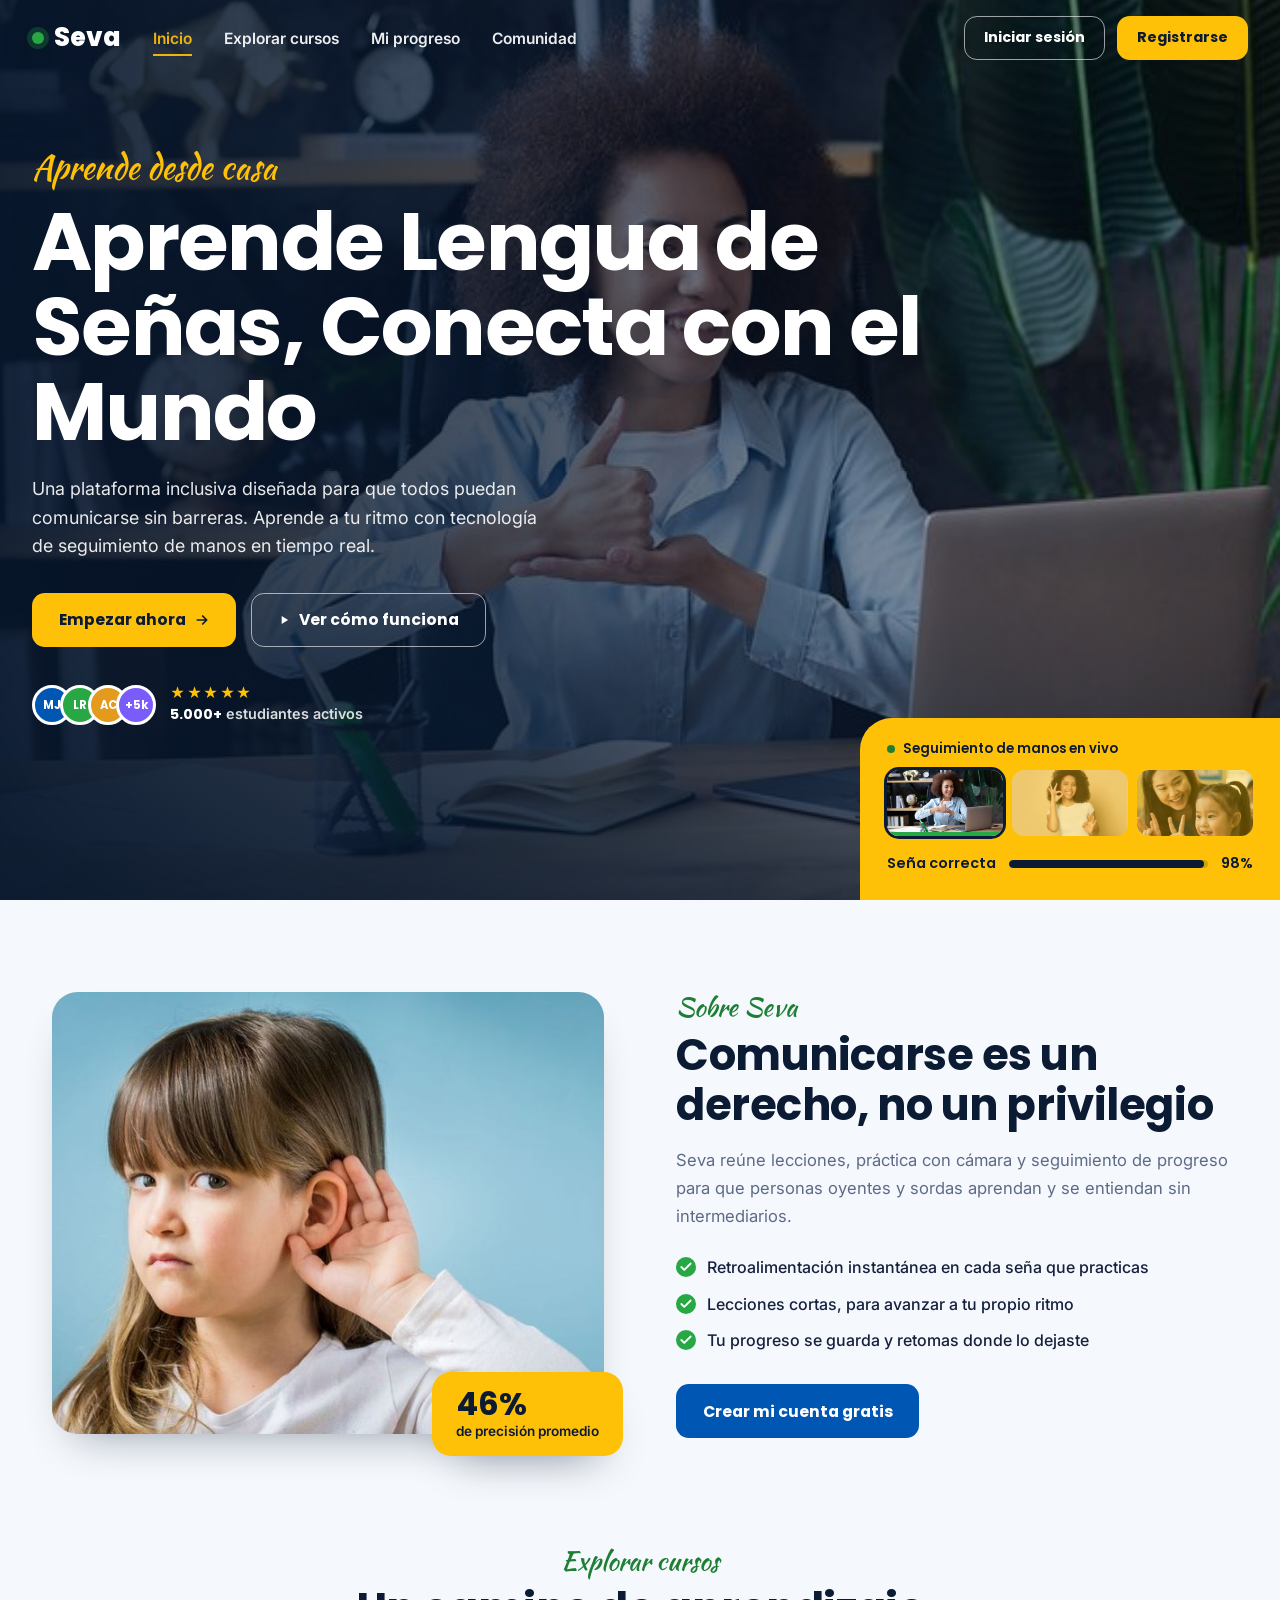
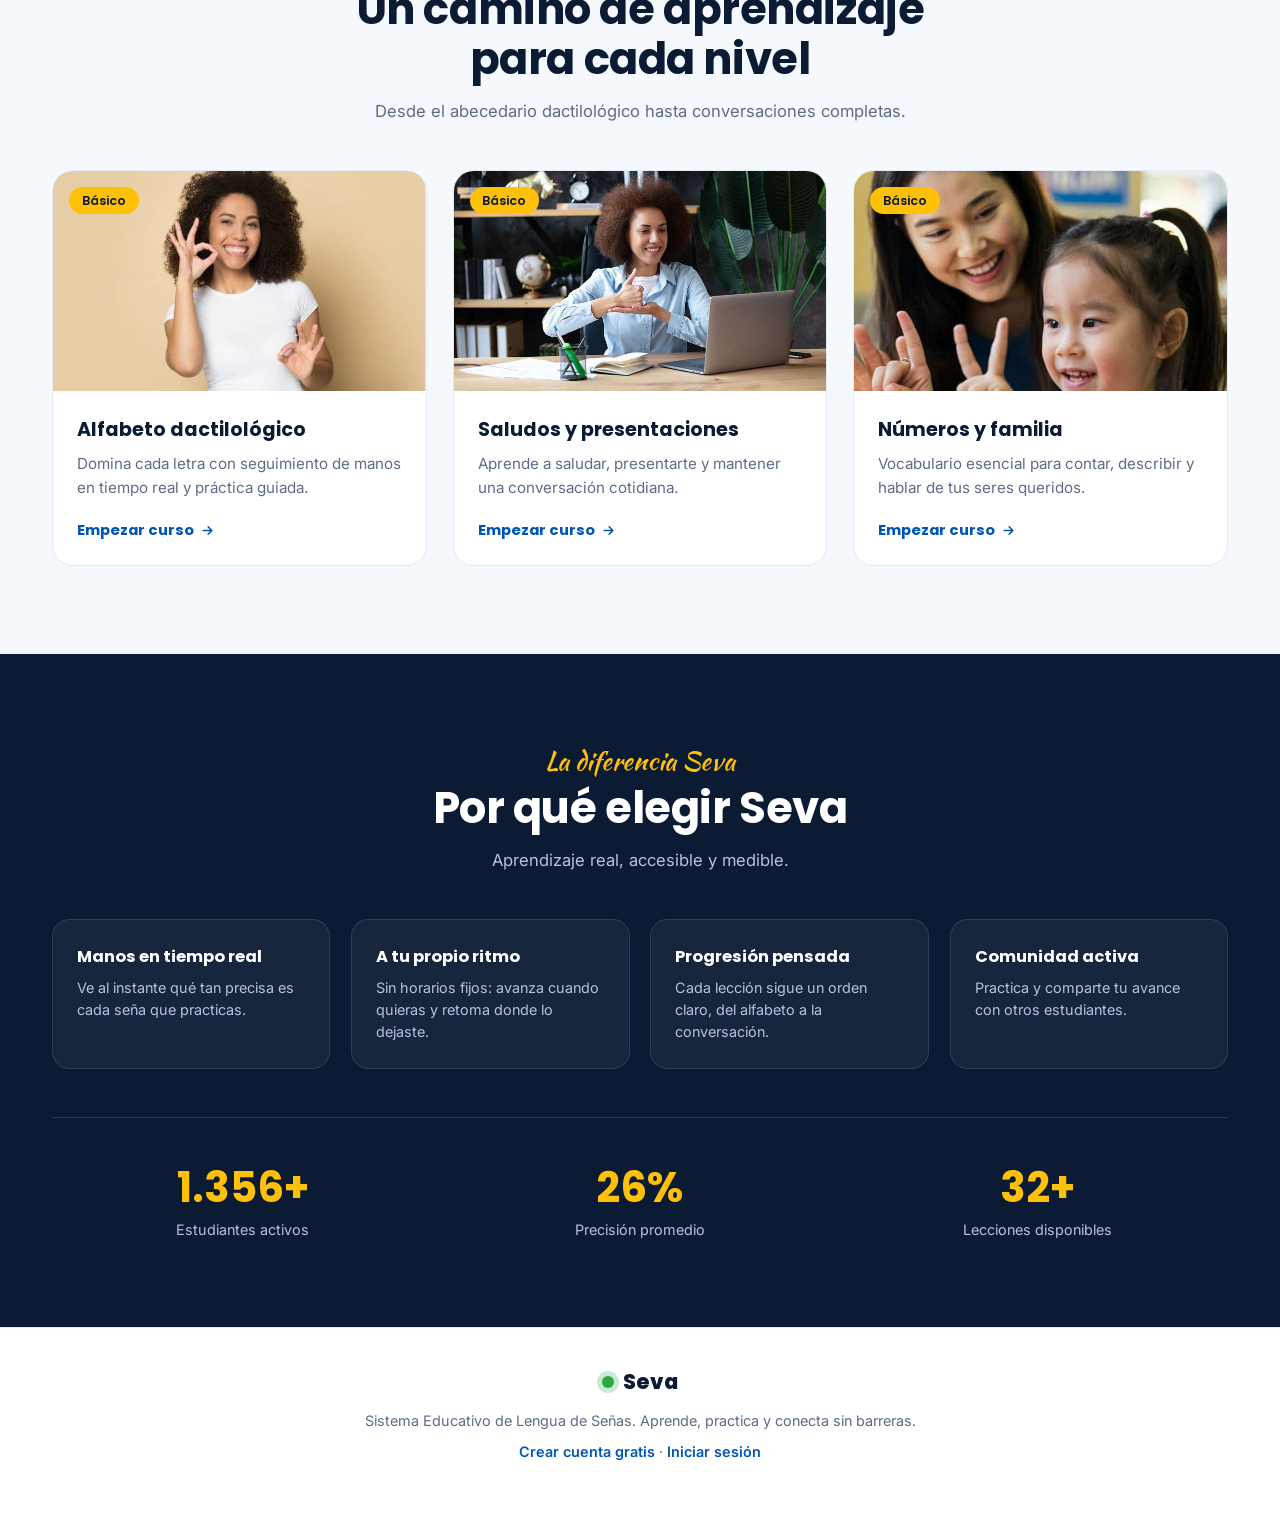
<file: public/index.html>
<!DOCTYPE html>
<html lang="es">
<head>
<meta charset="UTF-8">
<meta name="viewport" content="width=device-width, initial-scale=1.0">
<title>SEVA · Aprende Lengua de Señas, Conecta con el Mundo</title>
<link rel="preconnect" href="https://fonts.googleapis.com">
<link rel="preconnect" href="https://fonts.gstatic.com" crossorigin>
<link href="https://fonts.googleapis.com/css2?family=Poppins:wght@500;600;700;800&family=Inter:wght@400;500;600;700&family=Kaushan+Script&display=swap" rel="stylesheet">
<style>
:root{
    --azul:#0056b3; --verde:#28a745; --verde-osc:#1e7e34;
    --ink:#0B1B33; --bg:#F5F8FC; --linea:#E4E9F4; --muted:#5E6B88;
    --oro:#FFC107; --sombra:0 22px 45px -24px rgba(11,27,51,.45);
}
*{box-sizing:border-box}
html{scroll-behavior:smooth}
body{margin:0;font-family:'Inter',sans-serif;color:#16213E;background:var(--bg)}
h1,h2,h3{font-family:'Poppins',sans-serif;margin:0;color:var(--ink)}
a{color:inherit}
:focus-visible{outline:3px solid var(--oro);outline-offset:2px}
.skip{position:absolute;left:1rem;top:-3rem;background:var(--azul);color:#fff;padding:.6rem 1rem;border-radius:.5rem;z-index:200;text-decoration:none;font-weight:600}
.skip:focus{top:1rem}

/* ---------- botones ---------- */
.btn{display:inline-flex;align-items:center;justify-content:center;gap:.5rem;font:700 .98rem 'Poppins',sans-serif;padding:.9rem 1.6rem;border-radius:.8rem;border:1.5px solid transparent;cursor:pointer;text-decoration:none;transition:transform .12s,background .15s,box-shadow .15s}
.btn:active{transform:translateY(1px)}
.btn-oro{background:var(--oro);color:var(--ink)}
.btn-oro:hover{background:#ffcd38;box-shadow:0 12px 26px -12px rgba(255,193,7,.9)}
.btn-borde{border-color:rgba(255,255,255,.6);color:#fff;background:transparent}
.btn-borde:hover{background:rgba(255,255,255,.14);border-color:#fff}
.btn-azul{background:var(--azul);color:#fff}
.btn-azul:hover{background:#00478f}
.btn-verde{background:var(--verde);color:#fff}
.btn-verde:hover{background:#218838}

/* ---------- navegación superior ---------- */
.top{position:fixed;inset:0 0 auto;z-index:60;transition:background .25s,box-shadow .25s}
.top.solido{background:rgba(11,27,51,.94);backdrop-filter:blur(8px);box-shadow:0 8px 30px -18px #000}
.top-in{max-width:1320px;margin:auto;display:flex;align-items:center;gap:2rem;padding:1rem 2rem}
.logo{display:flex;align-items:center;gap:.6rem;font:800 1.6rem 'Poppins',sans-serif;color:#fff;text-decoration:none}
.logo i{width:12px;height:12px;border-radius:50%;background:var(--verde);box-shadow:0 0 0 5px rgba(40,167,69,.25)}
.nav ul{display:flex;gap:2rem;list-style:none;margin:0;padding:0}
.nav a{color:#fff;text-decoration:none;font-weight:600;font-size:.97rem;opacity:.92;padding:.4rem 0;border-bottom:2px solid transparent;transition:color .15s,border-color .15s}
.nav a:hover,.nav a.activo{color:var(--oro);border-color:var(--oro)}
.acciones{margin-left:auto;display:flex;align-items:center;gap:.7rem}
.acciones .btn{padding:.65rem 1.2rem;font-size:.9rem}
.burger{display:none;width:44px;height:44px;border-radius:.6rem;border:1.5px solid rgba(255,255,255,.5);background:transparent;color:#fff;cursor:pointer;align-items:center;justify-content:center}

/* ---------- hero ---------- */
.hero{position:relative;min-height:max(660px,100svh);display:flex;align-items:center;color:#fff;overflow:hidden;background:var(--ink)}
.slide{position:absolute;inset:0;opacity:0;transition:opacity 1.1s ease}
.slide.activo{opacity:1}
.slide img{width:100%;height:100%;object-fit:cover;transform:scale(1.03)}
.slide.activo img{animation:zoom 9s ease-out forwards}
@keyframes zoom{to{transform:scale(1.12)}}
.hero::after{content:"";position:absolute;inset:0;z-index:1;background:linear-gradient(90deg,rgba(7,22,44,.93) 0%,rgba(7,22,44,.72) 42%,rgba(7,22,44,.18) 100%),linear-gradient(0deg,rgba(7,22,44,.65) 0%,transparent 35%)}
.hero-in{position:relative;z-index:2;max-width:1320px;margin:auto;width:100%;padding:8rem 2rem 10rem}
.script{font:400 clamp(1.5rem,2.6vw,2.1rem) 'Kaushan Script',cursive;color:var(--oro);margin:0 0 .5rem;min-height:1.4em}
.script.cambia{animation:sube .6s ease}
@keyframes sube{from{opacity:0;transform:translateY(8px)}to{opacity:1;transform:none}}
.hero h1{color:#fff;font-weight:700;font-size:clamp(2.6rem,6.4vw,5.2rem);line-height:1.04;letter-spacing:-.02em;max-width:11.5em;margin-bottom:1.3rem}
.hero .desc{max-width:530px;font-size:1.12rem;line-height:1.6;color:rgba(255,255,255,.9);margin:0 0 2rem}
.cta{display:flex;flex-wrap:wrap;gap:.9rem;margin-bottom:2.4rem}
.prueba{display:flex;align-items:center;gap:.9rem}
.avatares{display:flex}
.avatares span{width:40px;height:40px;border-radius:50%;border:3px solid #fff;margin-left:-12px;display:flex;align-items:center;justify-content:center;font:700 .72rem 'Poppins',sans-serif;color:#fff}
.avatares span:first-child{margin-left:0;background:var(--azul)}
.avatares span:nth-child(2){background:var(--verde)}
.avatares span:nth-child(3){background:#E39A1D}
.avatares span:nth-child(4){background:#7A5CFA}
.estrellas{color:var(--oro);letter-spacing:.1em;font-size:.9rem;line-height:1;margin-bottom:.25rem}
.prueba p{margin:0;font-size:.9rem;font-weight:600;color:rgba(255,255,255,.85)}
.prueba b{font-family:'Poppins',sans-serif;color:#fff}

/* panel amarillo inferior (miniaturas + precisión en vivo) */
.panel{position:absolute;right:0;bottom:0;z-index:3;width:min(420px,100%);background:var(--oro);color:var(--ink);border-radius:2rem 0 0 0;padding:1.3rem 1.7rem 1.6rem}
.panel h2{font-size:.82rem;font-weight:600;margin:0 0 .7rem;display:flex;align-items:center;gap:.5rem}
.panel h2 i{width:8px;height:8px;border-radius:50%;background:var(--verde-osc);animation:late 1.6s ease-in-out infinite}
@keyframes late{50%{transform:scale(1.5);opacity:.5}}
.minis{display:flex;gap:.6rem;margin-bottom:1.1rem}
.mini{flex:1;position:relative;height:66px;padding:0;border:0;border-radius:.75rem;overflow:hidden;cursor:pointer;opacity:.65;transition:opacity .2s,transform .2s}
.mini:hover{opacity:1;transform:translateY(-2px)}
.mini.activo{opacity:1;box-shadow:0 0 0 3px var(--ink)}
.mini img{width:100%;height:100%;object-fit:cover;display:block}
.mini i{position:absolute;left:0;bottom:0;height:4px;width:0;background:var(--verde)}
.mini.activo i{animation:prog 6s linear forwards}
@keyframes prog{to{width:100%}}
.precision{display:flex;align-items:center;gap:.8rem;font:600 .9rem 'Poppins',sans-serif}
.barra{flex:1;height:8px;border-radius:1rem;background:rgba(11,27,51,.18);overflow:hidden}
.barra div{height:100%;width:98%;background:var(--ink);border-radius:1rem;transition:width .5s ease}

/* ---------- secciones ---------- */
.sec{max-width:1240px;margin:auto;padding:5.5rem 2rem}
.etq{font:400 1.6rem 'Kaushan Script',cursive;color:var(--verde-osc);margin:0 0 .3rem}
.sec h2{font-size:clamp(1.9rem,3.4vw,2.8rem);font-weight:700;line-height:1.15;letter-spacing:-.01em}
.sec .lead{color:var(--muted);line-height:1.7;font-size:1.04rem;max-width:560px}

.nosotros{display:grid;grid-template-columns:1fr 1fr;gap:4.5rem;align-items:center}
.foto-nos{position:relative}
.foto-nos img{width:100%;aspect-ratio:4/3.2;object-fit:cover;border-radius:1.6rem;display:block;box-shadow:var(--sombra)}
.insignia{position:absolute;right:-1.2rem;bottom:-1.4rem;background:var(--oro);color:var(--ink);border-radius:1.2rem;padding:1rem 1.5rem;box-shadow:var(--sombra)}
.insignia strong{display:block;font:700 2rem 'Poppins',sans-serif;line-height:1}
.insignia span{font-size:.85rem;font-weight:600}
.checks{list-style:none;padding:0;margin:1.5rem 0 2rem;display:grid;gap:.8rem}
.checks li{display:flex;gap:.7rem;align-items:flex-start;font-weight:500;line-height:1.5}
.checks svg{flex-shrink:0;margin-top:2px;color:#fff;background:var(--verde);border-radius:50%;padding:3px}

.cab{text-align:center;max-width:640px;margin:0 auto 2.8rem}
.cab .lead{margin:.8rem auto 0}
.rejilla{display:grid;grid-template-columns:repeat(3,1fr);gap:1.6rem}
.curso{background:#fff;border:1px solid var(--linea);border-radius:1.3rem;overflow:hidden;display:flex;flex-direction:column;transition:transform .2s,box-shadow .2s}
.curso:hover{transform:translateY(-6px);box-shadow:var(--sombra)}
.curso .foto{position:relative;height:220px;overflow:hidden}
.curso .foto img{width:100%;height:100%;object-fit:cover;transition:transform .6s ease}
.curso:hover .foto img{transform:scale(1.08)}
.curso .nivel{position:absolute;left:1rem;top:1rem;background:var(--oro);color:var(--ink);font:600 .78rem 'Poppins',sans-serif;padding:.3rem .8rem;border-radius:2rem}
.curso .cuerpo{padding:1.5rem;display:flex;flex-direction:column;flex:1}
.curso h3{font-size:1.2rem;margin-bottom:.5rem}
.curso p{color:var(--muted);line-height:1.6;font-size:.95rem;margin:0 0 1.2rem;flex:1}
.curso a{display:inline-flex;align-items:center;gap:.4rem;font:700 .92rem 'Poppins',sans-serif;color:var(--azul);text-decoration:none}
.curso a svg{transition:transform .2s}
.curso:hover a svg{transform:translateX(5px)}

.porque{background:var(--ink);color:#EAF0FF}
.porque h2{color:#fff}
.porque .etq{color:var(--oro)}
.porque .lead{color:#B7C2E0}
.feat{display:grid;grid-template-columns:repeat(4,1fr);gap:1.3rem}
.feat div{background:rgba(255,255,255,.05);border:1px solid rgba(255,255,255,.1);border-radius:1.1rem;padding:1.5rem;transition:background .2s,border-color .2s}
.feat div:hover{background:rgba(255,193,7,.08);border-color:var(--oro)}
.feat h3{color:#fff;font-size:1.02rem;margin-bottom:.45rem}
.feat p{margin:0;color:#B7C2E0;font-size:.9rem;line-height:1.55}
.stats{display:grid;grid-template-columns:repeat(3,1fr);gap:1rem;text-align:center;margin-top:3rem;padding-top:2.4rem;border-top:1px solid rgba(255,255,255,.12)}
.stats strong{display:block;font:700 2.6rem 'Poppins',sans-serif;color:var(--oro)}
.stats span{font-size:.9rem;color:#B7C2E0}

footer{background:#fff;border-top:1px solid var(--linea);padding:2.4rem 2rem;text-align:center;color:var(--muted);font-size:.9rem}
footer .logo{color:var(--ink);justify-content:center;font-size:1.3rem;margin-bottom:.5rem}
footer a{color:var(--azul);font-weight:600;text-decoration:none}
footer a:hover{text-decoration:underline}

/* ---------- modal ---------- */
.fondo-modal{position:fixed;inset:0;background:rgba(11,27,51,.65);display:none;align-items:center;justify-content:center;padding:1.5rem;z-index:100}
.fondo-modal.abierto{display:flex}
.modal{background:#fff;border-radius:1.4rem;max-width:520px;width:100%;padding:2rem;position:relative;box-shadow:var(--sombra)}
.modal h3{font-size:1.4rem;margin-bottom:.3rem;padding-right:2.4rem}
.modal .sub{color:var(--muted);margin:0 0 1.4rem;font-size:.95rem}
.cerrar{position:absolute;top:1rem;right:1rem;width:38px;height:38px;border-radius:.6rem;border:1.5px solid var(--linea);background:#fff;cursor:pointer;display:flex;align-items:center;justify-content:center}
.pasos{list-style:none;padding:0;margin:0 0 1.6rem;display:grid;gap:1rem}
.pasos li{display:flex;gap:.9rem}
.pasos .n{width:32px;height:32px;flex-shrink:0;border-radius:50%;background:#EAF2FF;color:var(--azul);font:700 .85rem 'Poppins',sans-serif;display:flex;align-items:center;justify-content:center}
.pasos strong{display:block;color:var(--ink);font-size:.95rem}
.pasos span{font-size:.88rem;color:var(--muted);line-height:1.5}

@media (prefers-reduced-motion:reduce){
    .slide.activo img,.script.cambia,.panel h2 i{animation:none}
    .mini.activo i{animation:none;width:100%}
    html{scroll-behavior:auto}
}
@media (max-width:1000px){
    .burger{display:flex}
    .nav{position:absolute;left:0;right:0;top:100%;background:rgba(11,27,51,.97);padding:.8rem 2rem 1.4rem;display:none}
    .top.abierto .nav{display:block}
    .nav ul{flex-direction:column;gap:.4rem}
    .nosotros{grid-template-columns:1fr;gap:3rem}
    .rejilla{grid-template-columns:1fr}
    .feat{grid-template-columns:1fr 1fr}
}
@media (max-width:640px){
    .top-in{padding:.8rem 1.2rem;gap:1rem}
    .acciones .btn-borde{display:none}
    .hero-in{padding:6.5rem 1.3rem 2rem}
    .hero{flex-direction:column;align-items:stretch;justify-content:flex-end}
    .panel{position:relative;z-index:3;width:100%;border-radius:1.6rem 1.6rem 0 0}
    .cta .btn{width:100%}
    .sec{padding:3.8rem 1.3rem}
    .feat{grid-template-columns:1fr}
    .stats{grid-template-columns:1fr;gap:1.4rem}
    .insignia{right:.8rem}
}
</style>
</head>
<body>
<a href="#contenido" class="skip">Saltar al contenido</a>

<header class="top" id="top">
    <div class="top-in">
        <a href="#inicio" class="logo"><i></i>Seva</a>
        <nav class="nav" aria-label="Principal">
            <ul>
                <li><a href="#inicio" class="activo" data-nav="inicio">Inicio</a></li>
                <li><a href="#cursos" data-nav="cursos">Explorar cursos</a></li>
                <li><a href="login.php">Mi progreso</a></li>
                <li><a href="login.php">Comunidad</a></li>
            </ul>
        </nav>
        <div class="acciones">
            <a href="login.php" class="btn btn-borde">Iniciar sesión</a>
            <a href="registro.php" class="btn btn-oro">Registrarse</a>
            <button class="burger" id="burger" type="button" aria-label="Abrir menú" aria-expanded="false">
                <svg width="22" height="22" viewBox="0 0 24 24" fill="none" stroke="currentColor" stroke-width="2" stroke-linecap="round"><path d="M3 6h18M3 12h18M3 18h18"/></svg>
            </button>
        </div>
    </div>
</header>

<main id="contenido">

<!-- ================= HERO ================= -->
<section class="hero" id="inicio">
    <div class="slide activo" data-etiqueta="Aprende desde casa">
        <img src="img/portada/videollamada.jpg" alt="Mujer practicando lengua de señas frente a su computador">
    </div>
    <div class="slide" data-etiqueta="Practica con confianza">
        <img src="img/portada/ok.jpg" alt="Mujer sonriente haciendo la seña de “todo bien” con ambas manos">
    </div>
    <div class="slide" data-etiqueta="Aprende en familia">
        <img src="img/portada/clase.jpg" alt="Profesora y niña aprendiendo señas con las manos" style="object-position:center 30%">
    </div>

    <div class="hero-in">
        <p class="script" id="etiqueta">Aprende desde casa</p>
        <h1>Aprende Lengua de Señas, Conecta con el Mundo</h1>
        <p class="desc">Una plataforma inclusiva diseñada para que todos puedan comunicarse sin barreras. Aprende a tu ritmo con tecnología de seguimiento de manos en tiempo real.</p>
        <div class="cta">
            <a href="registro.php" class="btn btn-oro">Empezar ahora
                <svg width="16" height="16" viewBox="0 0 24 24" fill="none" stroke="currentColor" stroke-width="2.6" stroke-linecap="round" stroke-linejoin="round"><path d="M5 12h14M13 6l6 6-6 6"/></svg>
            </a>
            <button class="btn btn-borde" id="btn-como" type="button">
                <svg width="14" height="14" viewBox="0 0 24 24" fill="currentColor"><path d="M8 5v14l11-7z"/></svg>
                Ver cómo funciona
            </button>
        </div>
        <div class="prueba">
            <div class="avatares" aria-hidden="true"><span>MJ</span><span>LR</span><span>AC</span><span>+5k</span></div>
            <div>
                <div class="estrellas" aria-hidden="true">★★★★★</div>
                <p><b data-cuenta="5000" data-sufijo="+">0</b> estudiantes activos</p>
            </div>
        </div>
    </div>

    <aside class="panel" aria-label="Galería y precisión en vivo">
        <h2><i></i>Seguimiento de manos en vivo</h2>
        <div class="minis" id="minis">
            <button class="mini activo" type="button" aria-label="Ver: Aprende desde casa"><img src="img/portada/videollamada.jpg" alt=""><i></i></button>
            <button class="mini" type="button" aria-label="Ver: Practica con confianza"><img src="img/portada/ok.jpg" alt=""><i></i></button>
            <button class="mini" type="button" aria-label="Ver: Aprende en familia"><img src="img/portada/clase.jpg" alt="" style="object-position:center 30%"><i></i></button>
        </div>
        <div class="precision">
            <span>Seña correcta</span>
            <div class="barra"><div id="barra"></div></div>
            <span id="valor">98%</span>
        </div>
    </aside>
</section>

<!-- ================= NOSOTROS ================= -->
<section class="sec nosotros" id="nosotros">
    <div class="foto-nos">
        <img src="img/portada/oido.jpg" alt="Niña llevándose la mano al oído para escuchar" loading="lazy">
        <div class="insignia"><strong data-cuenta="98" data-sufijo="%">0</strong><span>de precisión promedio</span></div>
    </div>
    <div>
        <p class="etq">Sobre Seva</p>
        <h2>Comunicarse es un derecho, no un privilegio</h2>
        <p class="lead" style="margin-top:1rem">Seva reúne lecciones, práctica con cámara y seguimiento de progreso para que personas oyentes y sordas aprendan y se entiendan sin intermediarios.</p>
        <ul class="checks">
            <li><svg width="20" height="20" viewBox="0 0 24 24" fill="none" stroke="currentColor" stroke-width="3.2" stroke-linecap="round" stroke-linejoin="round"><path d="M20 6 9 17l-5-5"/></svg>Retroalimentación instantánea en cada seña que practicas</li>
            <li><svg width="20" height="20" viewBox="0 0 24 24" fill="none" stroke="currentColor" stroke-width="3.2" stroke-linecap="round" stroke-linejoin="round"><path d="M20 6 9 17l-5-5"/></svg>Lecciones cortas, para avanzar a tu propio ritmo</li>
            <li><svg width="20" height="20" viewBox="0 0 24 24" fill="none" stroke="currentColor" stroke-width="3.2" stroke-linecap="round" stroke-linejoin="round"><path d="M20 6 9 17l-5-5"/></svg>Tu progreso se guarda y retomas donde lo dejaste</li>
        </ul>
        <a href="registro.php" class="btn btn-azul">Crear mi cuenta gratis</a>
    </div>
</section>

<!-- ================= CURSOS ================= -->
<section class="sec" id="cursos" style="padding-top:1rem">
    <div class="cab">
        <p class="etq">Explorar cursos</p>
        <h2>Un camino de aprendizaje para cada nivel</h2>
        <p class="lead">Desde el abecedario dactilológico hasta conversaciones completas.</p>
    </div>
    <div class="rejilla">
        <article class="curso">
            <div class="foto"><img src="img/portada/ok.jpg" alt="" loading="lazy"><span class="nivel">Básico</span></div>
            <div class="cuerpo">
                <h3>Alfabeto dactilológico</h3>
                <p>Domina cada letra con seguimiento de manos en tiempo real y práctica guiada.</p>
                <a href="login.php">Empezar curso <svg width="15" height="15" viewBox="0 0 24 24" fill="none" stroke="currentColor" stroke-width="2.6" stroke-linecap="round" stroke-linejoin="round"><path d="M5 12h14M13 6l6 6-6 6"/></svg></a>
            </div>
        </article>
        <article class="curso">
            <div class="foto"><img src="img/portada/videollamada.jpg" alt="" loading="lazy"><span class="nivel">Básico</span></div>
            <div class="cuerpo">
                <h3>Saludos y presentaciones</h3>
                <p>Aprende a saludar, presentarte y mantener una conversación cotidiana.</p>
                <a href="login.php">Empezar curso <svg width="15" height="15" viewBox="0 0 24 24" fill="none" stroke="currentColor" stroke-width="2.6" stroke-linecap="round" stroke-linejoin="round"><path d="M5 12h14M13 6l6 6-6 6"/></svg></a>
            </div>
        </article>
        <article class="curso">
            <div class="foto"><img src="img/portada/clase.jpg" alt="" loading="lazy" style="object-position:center 30%"><span class="nivel">Básico</span></div>
            <div class="cuerpo">
                <h3>Números y familia</h3>
                <p>Vocabulario esencial para contar, describir y hablar de tus seres queridos.</p>
                <a href="login.php">Empezar curso <svg width="15" height="15" viewBox="0 0 24 24" fill="none" stroke="currentColor" stroke-width="2.6" stroke-linecap="round" stroke-linejoin="round"><path d="M5 12h14M13 6l6 6-6 6"/></svg></a>
            </div>
        </article>
    </div>
</section>

<!-- ================= POR QUÉ SEVA ================= -->
<section class="porque">
    <div class="sec">
        <div class="cab">
            <p class="etq">La diferencia Seva</p>
            <h2>Por qué elegir Seva</h2>
            <p class="lead">Aprendizaje real, accesible y medible.</p>
        </div>
        <div class="feat">
            <div><h3>Manos en tiempo real</h3><p>Ve al instante qué tan precisa es cada seña que practicas.</p></div>
            <div><h3>A tu propio ritmo</h3><p>Sin horarios fijos: avanza cuando quieras y retoma donde lo dejaste.</p></div>
            <div><h3>Progresión pensada</h3><p>Cada lección sigue un orden claro, del alfabeto a la conversación.</p></div>
            <div><h3>Comunidad activa</h3><p>Practica y comparte tu avance con otros estudiantes.</p></div>
        </div>
        <div class="stats">
            <div><strong data-cuenta="5000" data-sufijo="+">0</strong><span>Estudiantes activos</span></div>
            <div><strong data-cuenta="98" data-sufijo="%">0</strong><span>Precisión promedio</span></div>
            <div><strong data-cuenta="120" data-sufijo="+">0</strong><span>Lecciones disponibles</span></div>
        </div>
    </div>
</section>
</main>

<footer>
    <a href="#inicio" class="logo"><i></i>Seva</a>
    <p>Sistema Educativo de Lengua de Señas. Aprende, practica y conecta sin barreras.</p>
    <p><a href="registro.php">Crear cuenta gratis</a> · <a href="login.php">Iniciar sesión</a></p>
</footer>

<div class="fondo-modal" id="fondo-modal">
    <div class="modal" role="dialog" aria-modal="true" aria-labelledby="t-modal">
        <button class="cerrar" id="cerrar" type="button" aria-label="Cerrar">
            <svg width="16" height="16" viewBox="0 0 24 24" fill="none" stroke="currentColor" stroke-width="2.4" stroke-linecap="round"><path d="M18 6 6 18M6 6l12 12"/></svg>
        </button>
        <h3 id="t-modal">¿Cómo funciona Seva?</h3>
        <p class="sub">Tres pasos entre tú y tu primera conversación en lengua de señas.</p>
        <ul class="pasos">
            <li><span class="n">1</span><div><strong>Elige una lección</strong><span>Empieza por el abecedario o salta a temas de tu interés.</span></div></li>
            <li><span class="n">2</span><div><strong>Practica frente a tu cámara</strong><span>El seguimiento de manos observa tu seña en tiempo real.</span></div></li>
            <li><span class="n">3</span><div><strong>Recibe retroalimentación al instante</strong><span>Ve tu precisión y corrige antes de avanzar.</span></div></li>
        </ul>
        <a href="registro.php" class="btn btn-verde" style="width:100%">Crear mi cuenta gratis</a>
    </div>
</div>

<script>
(function(){
    const reduce = matchMedia('(prefers-reduced-motion: reduce)').matches;

    /* ---------- Barra superior: se vuelve sólida al bajar ---------- */
    const top = document.getElementById('top');
    const onScroll = () => top.classList.toggle('solido', scrollY > 60);
    onScroll(); addEventListener('scroll', onScroll, {passive:true});

    const burger = document.getElementById('burger');
    burger.addEventListener('click', () => {
        const ab = top.classList.toggle('abierto');
        burger.setAttribute('aria-expanded', ab);
        top.classList.add('solido');
    });
    top.querySelectorAll('.nav a').forEach(a => a.addEventListener('click', () => {
        top.classList.remove('abierto'); burger.setAttribute('aria-expanded','false');
    }));

    /* ---------- Slider del hero ---------- */
    const slides = [...document.querySelectorAll('.slide')];
    const minis  = [...document.querySelectorAll('.mini')];
    const etiqueta = document.getElementById('etiqueta');
    let actual = 0, timer;

    function ir(n){
        actual = (n + slides.length) % slides.length;
        slides.forEach((s,k) => s.classList.toggle('activo', k === actual));
        minis.forEach((m,k) => {
            m.classList.remove('activo');
            if (k === actual){ void m.offsetWidth; m.classList.add('activo'); }
            m.setAttribute('aria-current', k === actual);
        });
        etiqueta.classList.remove('cambia'); void etiqueta.offsetWidth;
        etiqueta.textContent = slides[actual].dataset.etiqueta;
        etiqueta.classList.add('cambia');
        clearTimeout(timer);
        if (!reduce) timer = setTimeout(() => ir(actual + 1), 6000);
    }
    minis.forEach((m,k) => m.addEventListener('click', () => ir(k)));
    ir(0);

    /* ---------- Precisión "en vivo" ---------- */
    const valor = document.getElementById('valor'), barra = document.getElementById('barra');
    setInterval(() => {
        const n = 95 + Math.floor(Math.random() * 5);
        valor.textContent = n + '%'; barra.style.width = n + '%';
    }, 2600);

    /* ---------- Contadores animados (al entrar en pantalla) ---------- */
    function contar(el){
        const meta = +el.dataset.cuenta, suf = el.dataset.sufijo || '', ini = performance.now();
        if (reduce){ el.textContent = meta.toLocaleString('es-CO') + suf; return; }
        (function paso(t){
            const p = Math.min((t - ini) / 1400, 1);
            el.textContent = Math.floor(p * meta).toLocaleString('es-CO') + suf;
            if (p < 1) requestAnimationFrame(paso);
        })(ini);
    }
    const obsC = new IntersectionObserver(es => es.forEach(e => {
        if (e.isIntersecting){ contar(e.target); obsC.unobserve(e.target); }
    }), {threshold:.5});
    document.querySelectorAll('[data-cuenta]').forEach(el => obsC.observe(el));

    /* ---------- Enlace activo según la sección ---------- */
    const enlaces = document.querySelectorAll('.nav a[data-nav]');
    const obsN = new IntersectionObserver(es => es.forEach(e => {
        if (e.isIntersecting){
            enlaces.forEach(a => a.classList.toggle('activo', a.dataset.nav === e.target.id));
        }
    }), {rootMargin:'-40% 0px -50% 0px'});
    ['inicio','cursos'].forEach(id => obsN.observe(document.getElementById(id)));

    /* ---------- Modal "Ver cómo funciona" ---------- */
    const fm = document.getElementById('fondo-modal');
    const cerrar = () => fm.classList.remove('abierto');
    document.getElementById('btn-como').addEventListener('click', () => fm.classList.add('abierto'));
    document.getElementById('cerrar').addEventListener('click', cerrar);
    fm.addEventListener('click', e => { if (e.target === fm) cerrar(); });
    addEventListener('keydown', e => { if (e.key === 'Escape') cerrar(); });
})();
</script>
</body>
</html>
</file>
